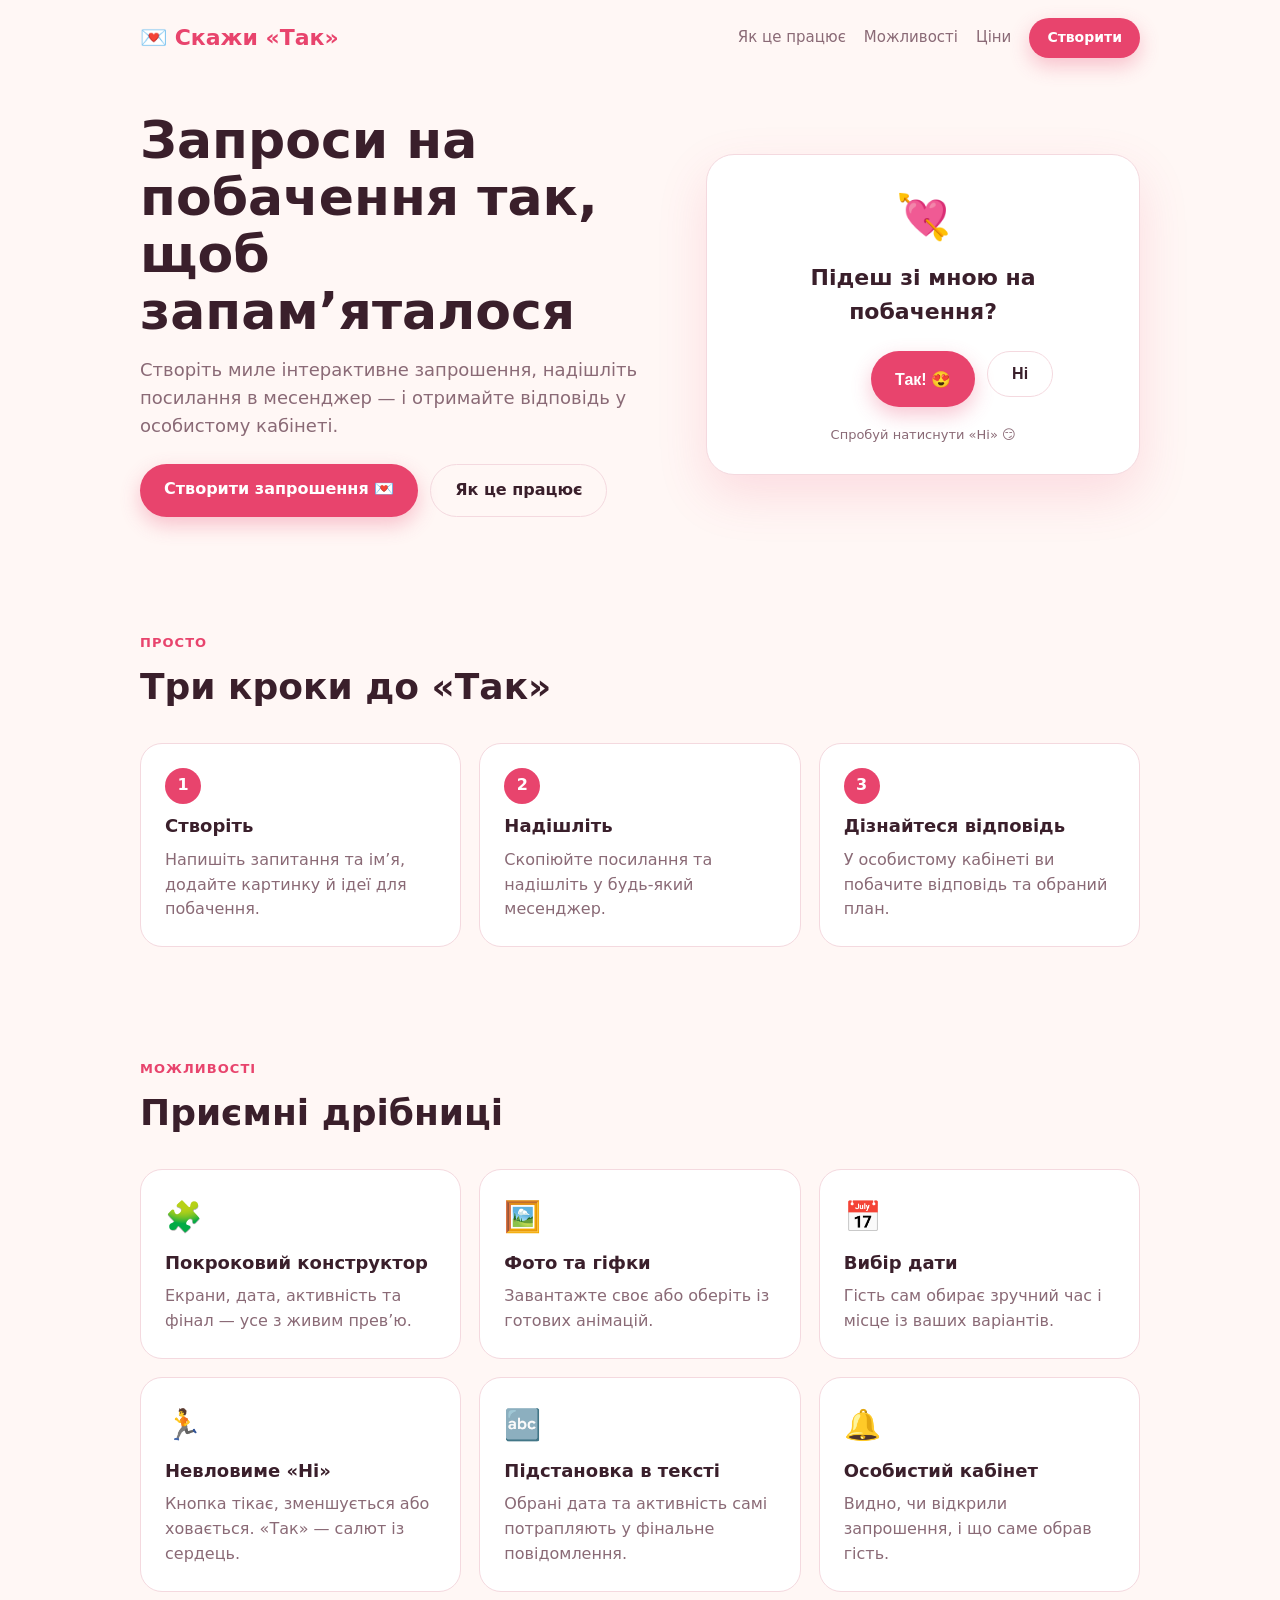
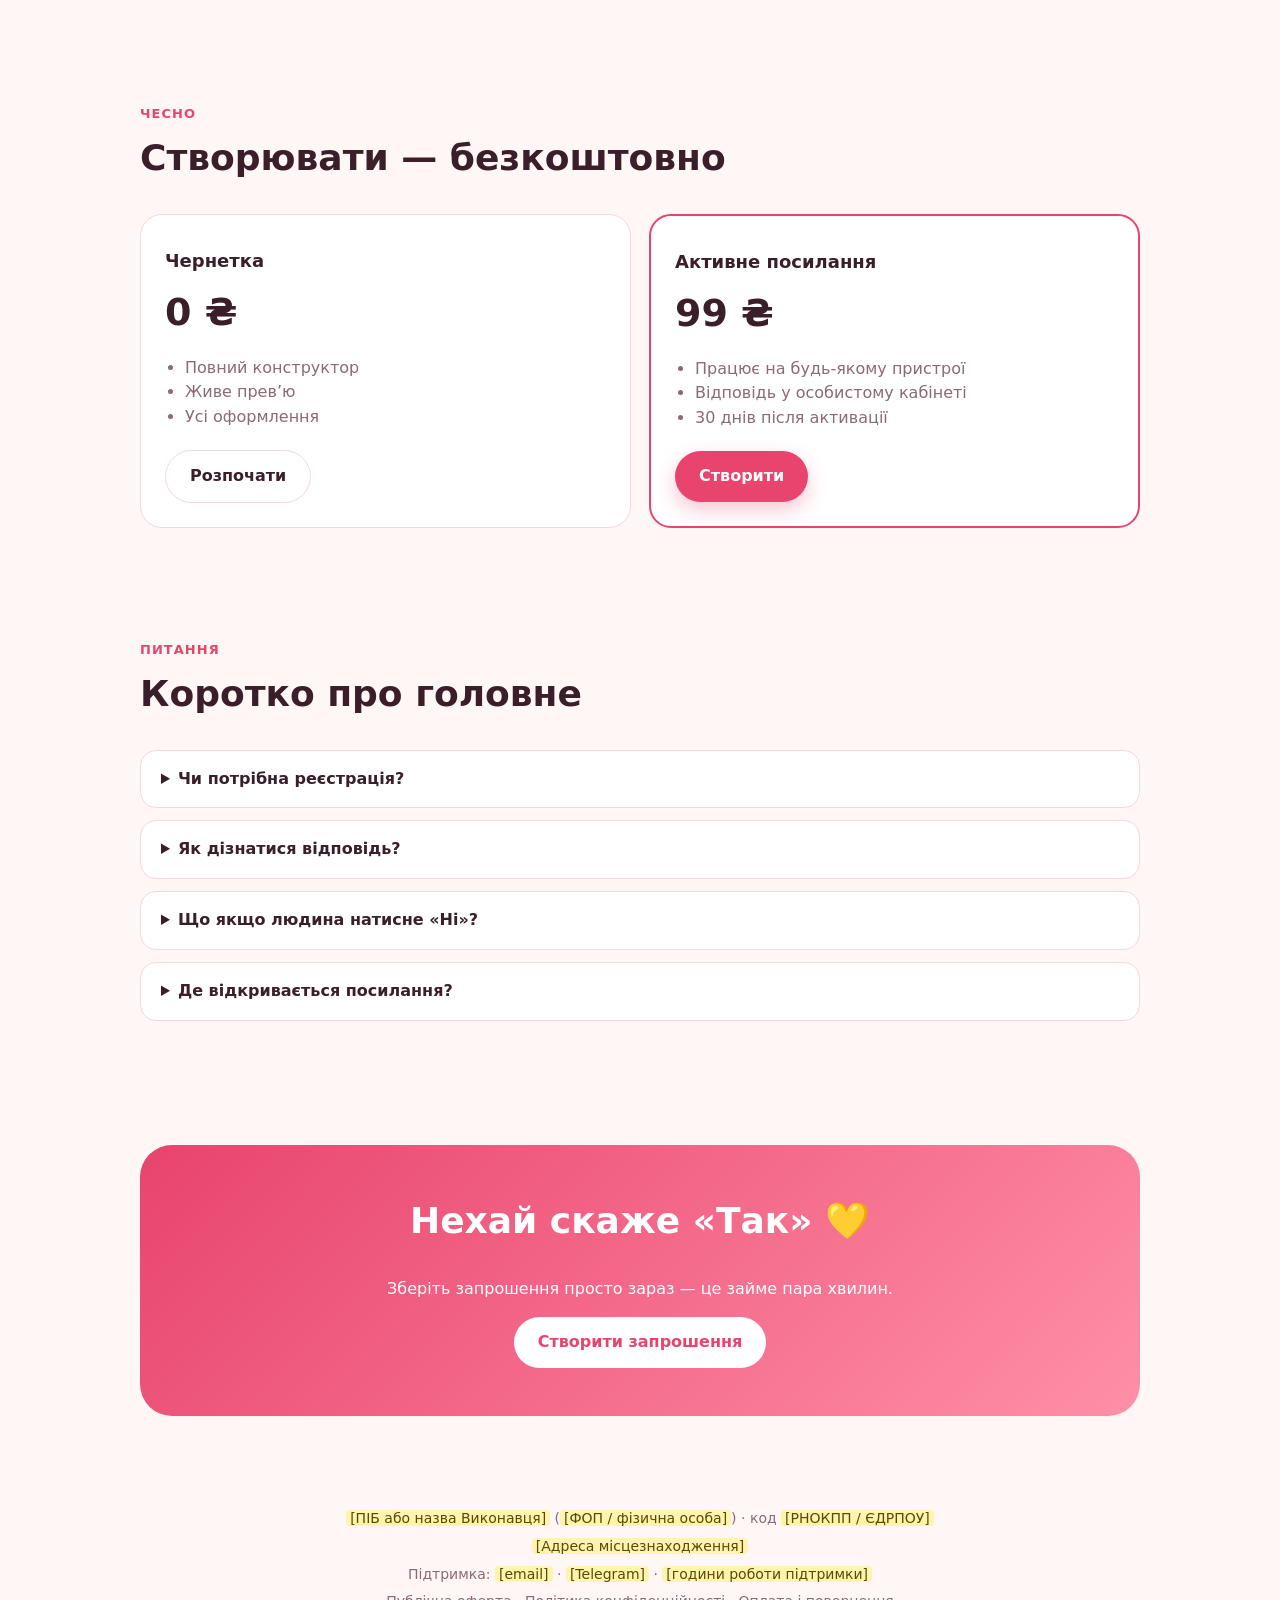
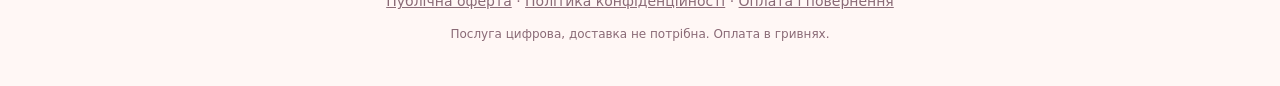
<file: index.html>
<!DOCTYPE html>
<html lang="uk">
<head>
<meta charset="utf-8">
<meta name="viewport" content="width=device-width, initial-scale=1, viewport-fit=cover">
<title>Скажи «Так» — інтерактивні запрошення на побачення</title>
<style>
:root{box-sizing:border-box;padding-top:env(safe-area-inset-top,0px);padding-bottom:env(safe-area-inset-bottom,0px);
--bg:#fff7f5;--card:#ffffff;--ink:#3a1f2b;--mute:#8a6a76;--pink:#e8446d;--pink2:#ff8fa8;--line:#f4d9df}
@media (prefers-color-scheme:dark){:root:not([data-theme="light"]){--bg:#1d1117;--card:#2a1a22;--ink:#fbe9ee;--mute:#c09aa8;--line:#442834}}
:root[data-theme="dark"]{--bg:#1d1117;--card:#2a1a22;--ink:#fbe9ee;--mute:#c09aa8;--line:#442834}
html{scroll-padding-top:env(safe-area-inset-top,0px);scroll-behavior:smooth}
*{box-sizing:border-box}
body{margin:0;background:var(--bg);color:var(--ink);font-family:system-ui,-apple-system,"Segoe UI",Roboto,sans-serif;line-height:1.55}
a{color:inherit;text-decoration:none}
.wrap{max-width:1040px;margin:0 auto;padding:0 20px}
header{display:flex;align-items:center;justify-content:space-between;padding:18px 0;gap:12px;flex-wrap:wrap}
.logo{font-weight:800;font-size:22px;color:var(--pink)}
nav{display:flex;gap:18px;align-items:center;font-size:15px;color:var(--mute);flex-wrap:wrap}
.btn{display:inline-block;background:var(--pink);color:#fff;padding:13px 24px;border-radius:999px;font-weight:700;border:0;cursor:pointer;font-size:16px;box-shadow:0 8px 20px rgba(232,68,109,.3)}
.btn.ghost{background:transparent;color:var(--ink);border:1.5px solid var(--line);box-shadow:none}
.hero{display:grid;grid-template-columns:1.1fr .9fr;gap:36px;align-items:center;padding:36px 0 60px}
h1{font-size:clamp(32px,5vw,52px);line-height:1.1;margin:0 0 16px}
.sub{color:var(--mute);font-size:18px;margin:0 0 24px}
.cta{display:flex;gap:12px;flex-wrap:wrap}
.demo{background:var(--card);border:1px solid var(--line);border-radius:28px;padding:28px;text-align:center;box-shadow:0 20px 50px rgba(232,68,109,.15);position:relative;min-height:280px;overflow:hidden}
.demo h3{margin:10px 0 22px;font-size:22px}
.demo .row{display:flex;gap:14px;justify-content:center;position:relative;height:56px}
#no{position:absolute;right:calc(50% - 130px);transition:all .25s}
.hint{color:var(--mute);font-size:13px;margin-top:18px}
.heart{position:absolute;font-size:22px;animation:fly 1.6s ease-out forwards;pointer-events:none}
@keyframes fly{to{transform:translateY(-220px);opacity:0}}
section{padding:56px 0}
.eyebrow{color:var(--pink);font-weight:700;text-transform:uppercase;letter-spacing:.08em;font-size:13px}
h2{font-size:clamp(26px,4vw,36px);margin:6px 0 28px}
.grid{display:grid;grid-template-columns:repeat(auto-fit,minmax(240px,1fr));gap:18px}
.card{background:var(--card);border:1px solid var(--line);border-radius:22px;padding:24px}
.card h4{margin:8px 0;font-size:18px}.card p{margin:0;color:var(--mute)}
.num{width:36px;height:36px;border-radius:50%;background:var(--pink);color:#fff;display:grid;place-items:center;font-weight:800}
.ico{font-size:30px}
.price{font-size:38px;font-weight:800}.price s{font-size:20px;color:var(--mute);font-weight:400;margin-left:8px}
.card ul{padding-left:20px;color:var(--mute);margin:14px 0 20px}
.pop{border:2px solid var(--pink)}
details{background:var(--card);border:1px solid var(--line);border-radius:16px;padding:16px 20px;margin-bottom:12px}
summary{font-weight:700;cursor:pointer}
details p{color:var(--mute);margin:10px 0 0}
.final{text-align:center;background:linear-gradient(135deg,var(--pink),var(--pink2));color:#fff;border-radius:32px;padding:48px 20px}
.final .btn{background:#fff;color:var(--pink);box-shadow:none}
footer{padding:36px 0;color:var(--mute);font-size:14px;text-align:center}
.site-foot p{margin:0 0 6px}.site-foot a{color:var(--mute);text-decoration:underline}.foot-note{font-size:12px;margin-top:12px!important}
.ph{background:#fff3b0;color:#5a4a00;padding:0 4px;border-radius:4px}
@media(max-width:760px){.hero{grid-template-columns:1fr}}
@media(max-width:560px){header{flex-wrap:nowrap}nav a:not(.btn){display:none}}
</style>
</head>
<body>
<div class="wrap">
<header><a class="logo" href="#">💌 Скажи «Так»</a>
<nav><a href="#how">Як це працює</a><a href="#features">Можливості</a><a href="#pricing">Ціни</a><a class="btn" href="editor.html" style="padding:9px 18px;font-size:14px">Створити</a></nav></header>

<div class="hero">
<div>
<h1>Запроси на побачення так, щоб запам’яталося</h1>
<p class="sub">Створіть миле інтерактивне запрошення, надішліть посилання в месенджер — і отримайте відповідь у особистому кабінеті.</p>
<div class="cta"><a class="btn" href="editor.html">Створити запрошення 💌</a><a class="btn ghost" href="#how">Як це працює</a></div>
</div>
<div class="demo" id="demo">
<div style="font-size:44px">💘</div>
<h3>Підеш зі мною на побачення?</h3>
<div class="row"><button class="btn" id="yes">Так! 😍</button><button class="btn ghost" id="no">Ні</button></div>
<div class="hint" id="hint">Спробуй натиснути «Ні» 😏</div>
</div>
</div>

<section id="how"><div class="eyebrow">Просто</div><h2>Три кроки до «Так»</h2>
<div class="grid">
<div class="card"><div class="num">1</div><h4>Створіть</h4><p>Напишіть запитання та ім’я, додайте картинку й ідеї для побачення.</p></div>
<div class="card"><div class="num">2</div><h4>Надішліть</h4><p>Скопіюйте посилання та надішліть у будь-який месенджер.</p></div>
<div class="card"><div class="num">3</div><h4>Дізнайтеся відповідь</h4><p>У особистому кабінеті ви побачите відповідь та обраний план.</p></div>
</div></section>

<section id="features"><div class="eyebrow">Можливості</div><h2>Приємні дрібниці</h2>
<div class="grid">
<div class="card"><div class="ico">🧩</div><h4>Покроковий конструктор</h4><p>Екрани, дата, активність та фінал — усе з живим прев’ю.</p></div>
<div class="card"><div class="ico">🖼️</div><h4>Фото та гіфки</h4><p>Завантажте своє або оберіть із готових анімацій.</p></div>
<div class="card"><div class="ico">📅</div><h4>Вибір дати</h4><p>Гість сам обирає зручний час і місце із ваших варіантів.</p></div>
<div class="card"><div class="ico">🏃</div><h4>Невловиме «Ні»</h4><p>Кнопка тікає, зменшується або ховається. «Так» — салют із сердець.</p></div>
<div class="card"><div class="ico">🔤</div><h4>Підстановка в тексті</h4><p>Обрані дата та активність самі потрапляють у фінальне повідомлення.</p></div>
<div class="card"><div class="ico">🔔</div><h4>Особистий кабінет</h4><p>Видно, чи відкрили запрошення, і що саме обрав гість.</p></div>
</div></section>

<section id="pricing"><div class="eyebrow">Чесно</div><h2>Створювати — безкоштовно</h2>
<div class="grid">
<div class="card"><h4>Чернетка</h4><div class="price">0 ₴</div><ul><li>Повний конструктор</li><li>Живе прев’ю</li><li>Усі оформлення</li></ul><a class="btn ghost" href="editor.html">Розпочати</a></div>
<div class="card pop"><h4>Активне посилання</h4><div class="price">99 ₴</div><ul><li>Працює на будь-якому пристрої</li><li>Відповідь у особистому кабінеті</li><li>30 днів після активації</li></ul><a class="btn" href="editor.html">Створити</a></div>
</div></section>

<section><div class="eyebrow">Питання</div><h2>Коротко про головне</h2>
<details><summary>Чи потрібна реєстрація?</summary><p>Ні. Ви отримуєте два посилання: для гостя та особисте для себе.</p></details>
<details><summary>Як дізнатися відповідь?</summary><p>Відкрийте особисте посилання — там видно, чи відкрили запрошення та що відповіли.</p></details>
<details><summary>Що якщо людина натисне «Ні»?</summary><p>Ви самі обираєте поведінку кнопки — справжнє «Ні» натиснути майже неможливо.</p></details>
<details><summary>Де відкривається посилання?</summary><p>У будь-якому браузері на телефоні чи комп’ютері, без встановлення додатків.</p></details>
</section>

<section id="cta"><div class="final" style="background:linear-gradient(135deg,var(--pink),var(--pink2));color:#fff;border-radius:32px;padding:48px 20px;text-align:center;"><h2 style="margin-top:0">Нехай скаже «Так» 💛</h2><p>Зберіть запрошення просто зараз — це займе пара хвилин.</p><a class="btn" href="editor.html" style="background:#fff;color:var(--pink);box-shadow:none">Створити запрошення</a></div></section>
<footer class="site-foot">
<p class="foot-seller"><span class="ph" data-cfg="sellerName">[ПІБ або назва Виконавця]</span> (<span class="ph" data-cfg="sellerStatus">[ФОП / фізична особа]</span>) · код <span class="ph" data-cfg="sellerId">[РНОКПП / ЄДРПОУ]</span></p>
<p><span class="ph" data-cfg="sellerAddress">[Адреса місцезнаходження]</span></p>
<p>Підтримка: <span class="ph" data-cfg="email">[email]</span> · <span class="ph" data-cfg="telegram">[Telegram]</span> · <span class="ph" data-cfg="supportHours">[години роботи підтримки]</span></p>
<p class="foot-links"><a href="offer.html">Публічна оферта</a> · <a href="privacy.html">Політика конфіденційності</a> · <a href="payment.html">Оплата і повернення</a></p>
<p class="foot-note">Послуга цифрова, доставка не потрібна. Оплата в гривнях.</p>
</footer>
</div>
<script src="site-config.js" defer></script>
<script>
(function(){
var no=document.getElementById('no'),yes=document.getElementById('yes'),demo=document.getElementById('demo'),hint=0,hint=document.getElementById('hint'),n=0;
function dodge(){n++;var w=demo.clientWidth-110,x=Math.random()*w-w/2,y=(Math.random()*140)-20;
no.style.right='auto';no.style.left='calc(50% + '+x+'px)';no.style.top=y+'px';
hint.textContent='Спроб натиснути «Ні»: '+n+' 😄';}
no.addEventListener('mouseenter',dodge);no.addEventListener('touchstart',function(e){e.preventDefault();dodge();});no.addEventListener('click',dodge);
yes.addEventListener('click',function(){hint.textContent='Ура! Вона (або він) сказав(ла) «Так» 🎉';
for(var i=0;i<18;i++){var h=document.createElement('span');h.className='heart';h.textContent='💖';
h.style.left=Math.random()*90+'%';h.style.bottom='10px';h.style.animationDelay=Math.random()*.5+'s';demo.appendChild(h);
(function(el){setTimeout(function(){el.remove();},2200);})(h);}});
})();
</script>
</body>
</html>
</file>
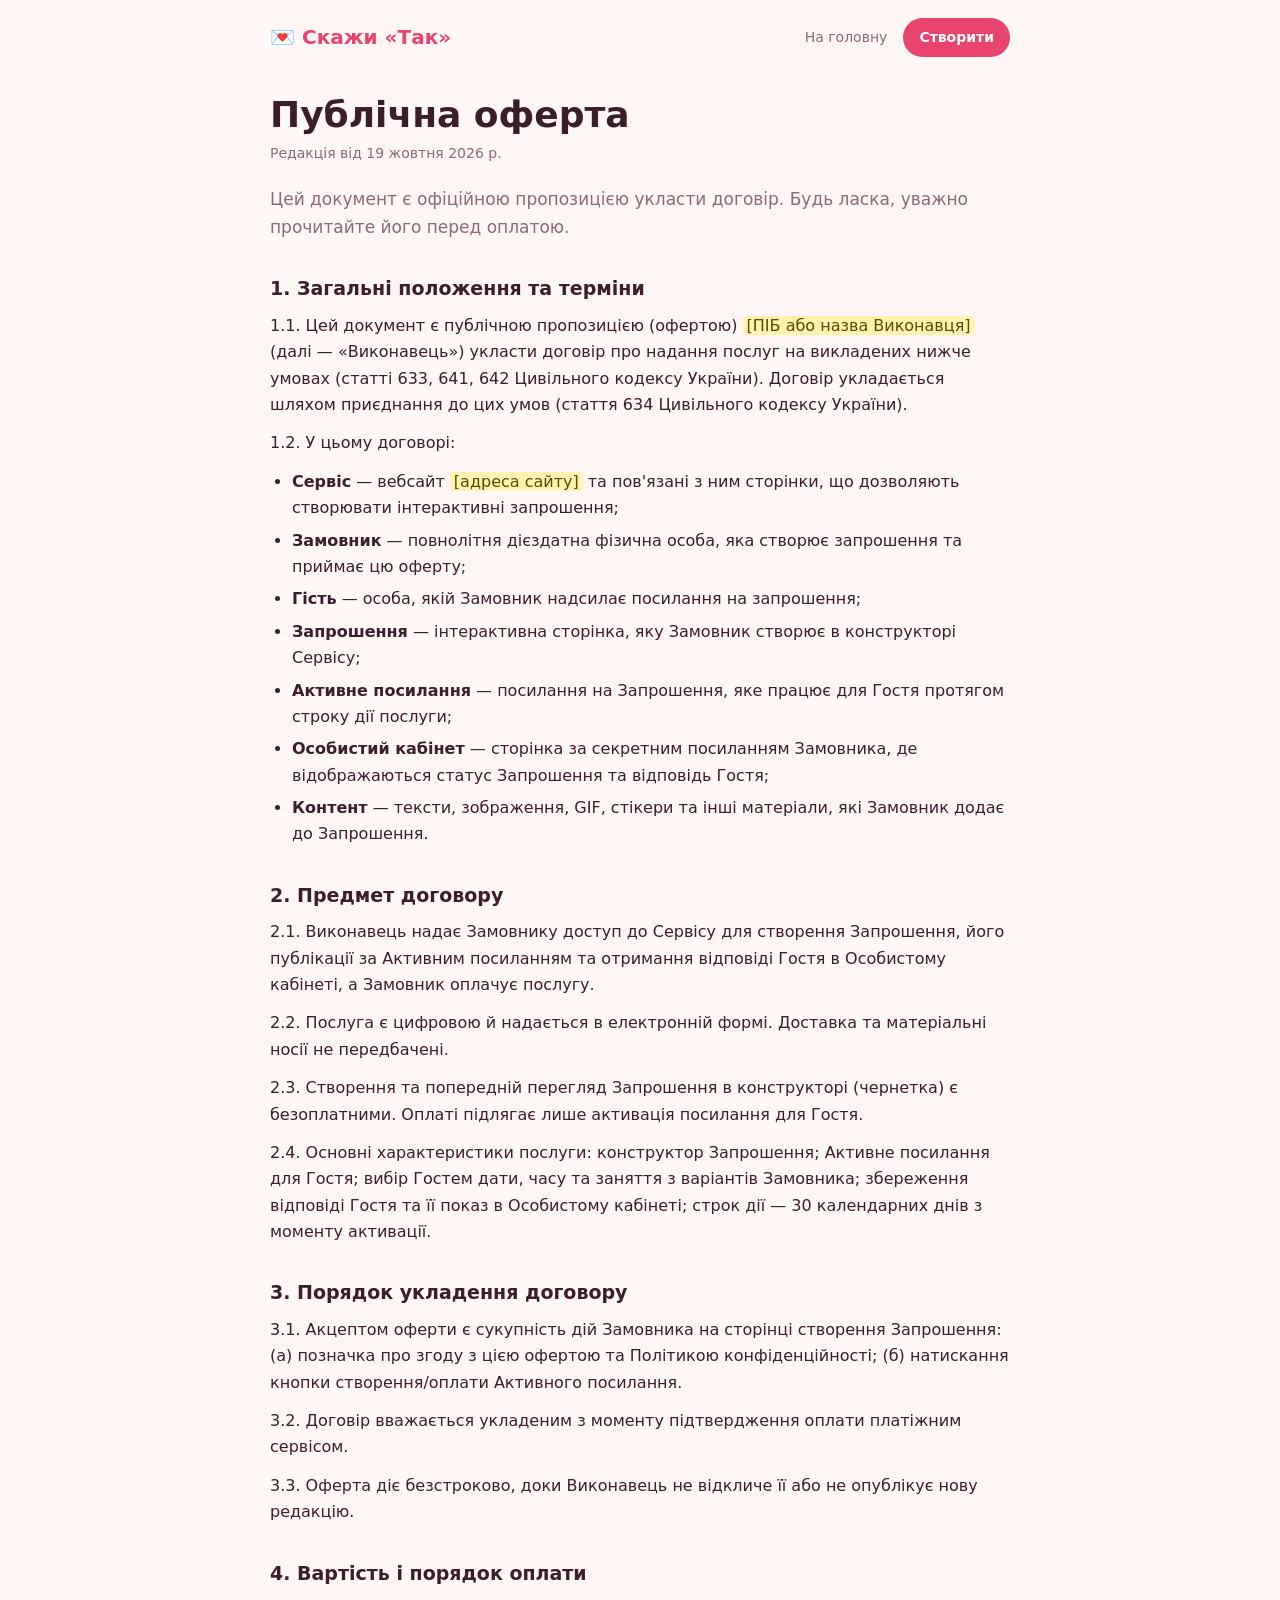
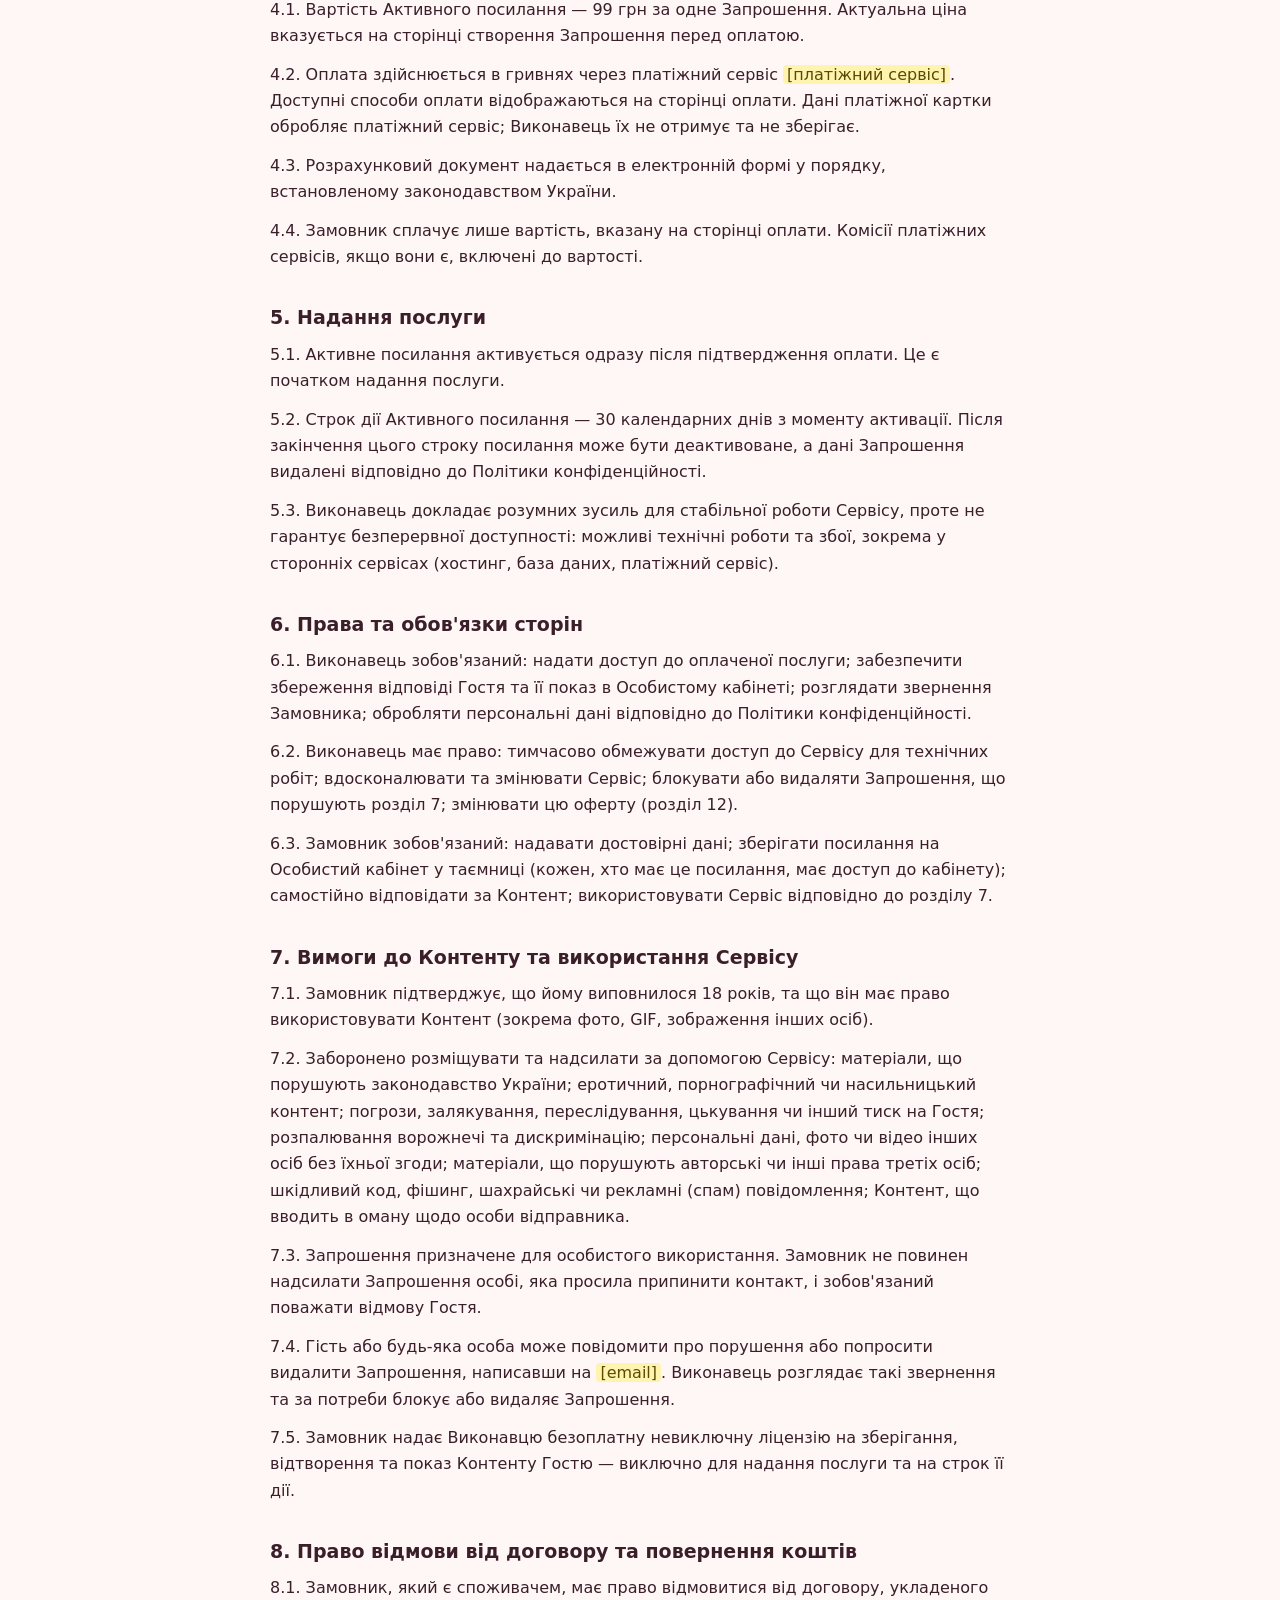
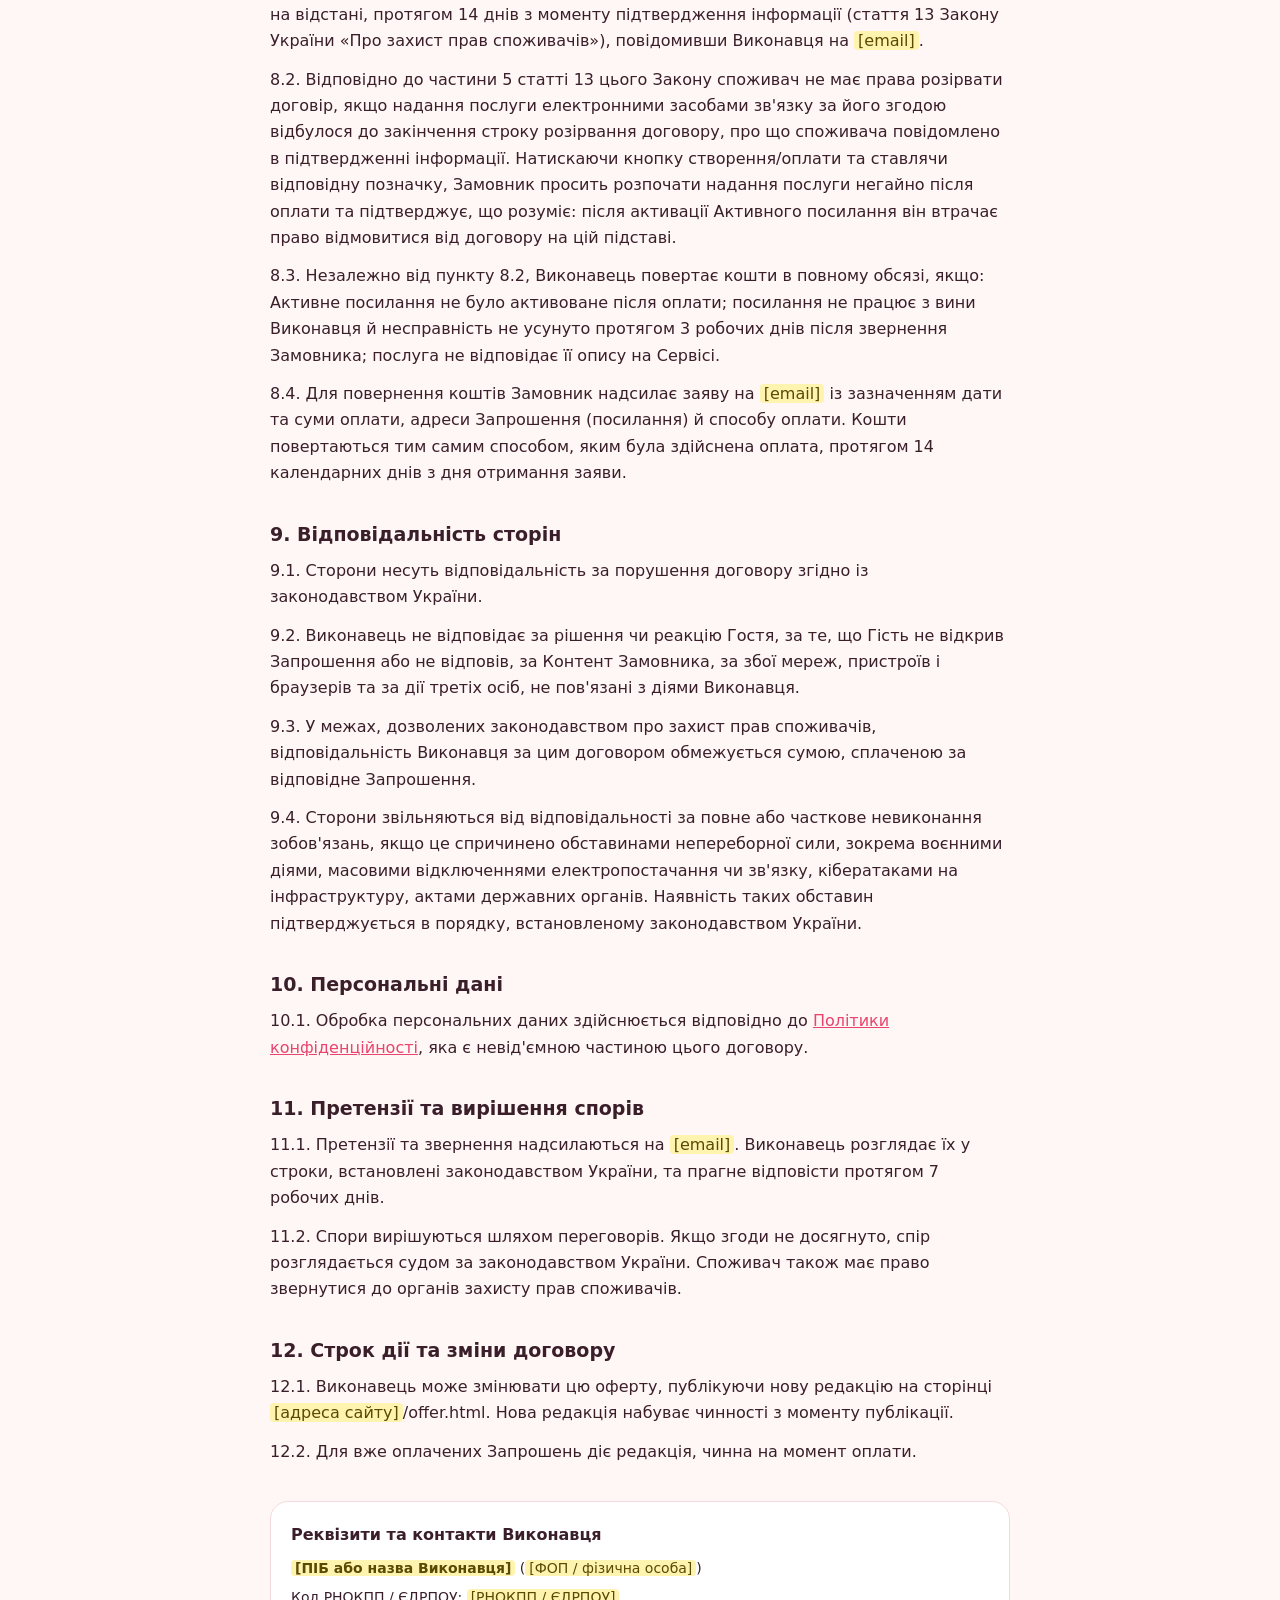
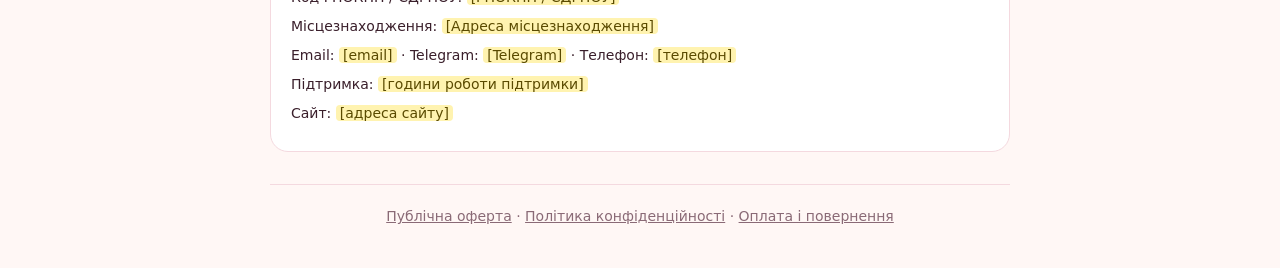
<file: offer.html>
<!DOCTYPE html>
<html lang="uk">
<head>
<meta charset="utf-8">
<meta name="viewport" content="width=device-width, initial-scale=1, viewport-fit=cover">
<title>Публічна оферта — Скажи «Так»</title>
<meta name="robots" content="index, follow">
<link rel="stylesheet" href="legal.css">
<script src="site-config.js" defer></script>
</head>
<body>
<div class="legal-wrap">
<header class="legal-head">
  <a class="logo" href="index.html">💌 <span data-cfg="brand">Скажи «Так»</span></a>
  <nav><a href="index.html">На головну</a><a href="editor.html" class="btn">Створити</a></nav>
</header>
<main>
<h1>Публічна оферта</h1>
<p class="edition">Редакція від 19 жовтня 2026 р.</p>

<p class="lead">Цей документ є офіційною пропозицією укласти договір. Будь ласка, уважно прочитайте його перед оплатою.</p>

<h2>1. Загальні положення та терміни</h2>
<p>1.1. Цей документ є публічною пропозицією (офертою) <span class="ph" data-cfg="sellerName">[ПІБ або назва Виконавця]</span> (далі — «Виконавець») укласти договір про надання послуг на викладених нижче умовах (статті 633, 641, 642 Цивільного кодексу України). Договір укладається шляхом приєднання до цих умов (стаття 634 Цивільного кодексу України).</p>
<p>1.2. У цьому договорі:</p>
<ul>
<li><b>Сервіс</b> — вебсайт <span class="ph" data-cfg="siteUrl">[адреса сайту]</span> та пов'язані з ним сторінки, що дозволяють створювати інтерактивні запрошення;</li>
<li><b>Замовник</b> — повнолітня дієздатна фізична особа, яка створює запрошення та приймає цю оферту;</li>
<li><b>Гість</b> — особа, якій Замовник надсилає посилання на запрошення;</li>
<li><b>Запрошення</b> — інтерактивна сторінка, яку Замовник створює в конструкторі Сервісу;</li>
<li><b>Активне посилання</b> — посилання на Запрошення, яке працює для Гостя протягом строку дії послуги;</li>
<li><b>Особистий кабінет</b> — сторінка за секретним посиланням Замовника, де відображаються статус Запрошення та відповідь Гостя;</li>
<li><b>Контент</b> — тексти, зображення, GIF, стікери та інші матеріали, які Замовник додає до Запрошення.</li>
</ul>

<h2>2. Предмет договору</h2>
<p>2.1. Виконавець надає Замовнику доступ до Сервісу для створення Запрошення, його публікації за Активним посиланням та отримання відповіді Гостя в Особистому кабінеті, а Замовник оплачує послугу.</p>
<p>2.2. Послуга є цифровою й надається в електронній формі. Доставка та матеріальні носії не передбачені.</p>
<p>2.3. Створення та попередній перегляд Запрошення в конструкторі (чернетка) є безоплатними. Оплаті підлягає лише активація посилання для Гостя.</p>
<p>2.4. Основні характеристики послуги: конструктор Запрошення; Активне посилання для Гостя; вибір Гостем дати, часу та заняття з варіантів Замовника; збереження відповіді Гостя та її показ в Особистому кабінеті; строк дії — <span data-cfg="activeDays">30</span> календарних днів з моменту активації.</p>

<h2>3. Порядок укладення договору</h2>
<p>3.1. Акцептом оферти є сукупність дій Замовника на сторінці створення Запрошення: (а) позначка про згоду з цією офертою та Політикою конфіденційності; (б) натискання кнопки створення/оплати Активного посилання.</p>
<p>3.2. Договір вважається укладеним з моменту підтвердження оплати платіжним сервісом.</p>
<p>3.3. Оферта діє безстроково, доки Виконавець не відкличе її або не опублікує нову редакцію.</p>

<h2>4. Вартість і порядок оплати</h2>
<p>4.1. Вартість Активного посилання — <span data-cfg="price">99 грн</span> за одне Запрошення. Актуальна ціна вказується на сторінці створення Запрошення перед оплатою.</p>
<p>4.2. Оплата здійснюється в гривнях через платіжний сервіс <span class="ph" data-cfg="paymentProvider">[платіжний сервіс]</span>. Доступні способи оплати відображаються на сторінці оплати. Дані платіжної картки обробляє платіжний сервіс; Виконавець їх не отримує та не зберігає.</p>
<p>4.3. Розрахунковий документ надається в електронній формі у порядку, встановленому законодавством України.</p>
<p>4.4. Замовник сплачує лише вартість, вказану на сторінці оплати. Комісії платіжних сервісів, якщо вони є, включені до вартості.</p>

<h2>5. Надання послуги</h2>
<p>5.1. Активне посилання активується одразу після підтвердження оплати. Це є початком надання послуги.</p>
<p>5.2. Строк дії Активного посилання — <span data-cfg="activeDays">30</span> календарних днів з моменту активації. Після закінчення цього строку посилання може бути деактивоване, а дані Запрошення видалені відповідно до Політики конфіденційності.</p>
<p>5.3. Виконавець докладає розумних зусиль для стабільної роботи Сервісу, проте не гарантує безперервної доступності: можливі технічні роботи та збої, зокрема у сторонніх сервісах (хостинг, база даних, платіжний сервіс).</p>

<h2>6. Права та обов'язки сторін</h2>
<p>6.1. Виконавець зобов'язаний: надати доступ до оплаченої послуги; забезпечити збереження відповіді Гостя та її показ в Особистому кабінеті; розглядати звернення Замовника; обробляти персональні дані відповідно до Політики конфіденційності.</p>
<p>6.2. Виконавець має право: тимчасово обмежувати доступ до Сервісу для технічних робіт; вдосконалювати та змінювати Сервіс; блокувати або видаляти Запрошення, що порушують розділ 7; змінювати цю оферту (розділ 12).</p>
<p>6.3. Замовник зобов'язаний: надавати достовірні дані; зберігати посилання на Особистий кабінет у таємниці (кожен, хто має це посилання, має доступ до кабінету); самостійно відповідати за Контент; використовувати Сервіс відповідно до розділу 7.</p>

<h2>7. Вимоги до Контенту та використання Сервісу</h2>
<p>7.1. Замовник підтверджує, що йому виповнилося 18 років, та що він має право використовувати Контент (зокрема фото, GIF, зображення інших осіб).</p>
<p>7.2. Заборонено розміщувати та надсилати за допомогою Сервісу: матеріали, що порушують законодавство України; еротичний, порнографічний чи насильницький контент; погрози, залякування, переслідування, цькування чи інший тиск на Гостя; розпалювання ворожнечі та дискримінацію; персональні дані, фото чи відео інших осіб без їхньої згоди; матеріали, що порушують авторські чи інші права третіх осіб; шкідливий код, фішинг, шахрайські чи рекламні (спам) повідомлення; Контент, що вводить в оману щодо особи відправника.</p>
<p>7.3. Запрошення призначене для особистого використання. Замовник не повинен надсилати Запрошення особі, яка просила припинити контакт, і зобов'язаний поважати відмову Гостя.</p>
<p>7.4. Гість або будь-яка особа може повідомити про порушення або попросити видалити Запрошення, написавши на <span class="ph" data-cfg="email">[email]</span>. Виконавець розглядає такі звернення та за потреби блокує або видаляє Запрошення.</p>
<p>7.5. Замовник надає Виконавцю безоплатну невиключну ліцензію на зберігання, відтворення та показ Контенту Гостю — виключно для надання послуги та на строк її дії.</p>

<h2>8. Право відмови від договору та повернення коштів</h2>
<p>8.1. Замовник, який є споживачем, має право відмовитися від договору, укладеного на відстані, протягом 14 днів з моменту підтвердження інформації (стаття 13 Закону України «Про захист прав споживачів»), повідомивши Виконавця на <span class="ph" data-cfg="email">[email]</span>.</p>
<p>8.2. Відповідно до частини 5 статті 13 цього Закону споживач не має права розірвати договір, якщо надання послуги електронними засобами зв'язку за його згодою відбулося до закінчення строку розірвання договору, про що споживача повідомлено в підтвердженні інформації. Натискаючи кнопку створення/оплати та ставлячи відповідну позначку, Замовник просить розпочати надання послуги негайно після оплати та підтверджує, що розуміє: після активації Активного посилання він втрачає право відмовитися від договору на цій підставі.</p>
<p>8.3. Незалежно від пункту 8.2, Виконавець повертає кошти в повному обсязі, якщо: Активне посилання не було активоване після оплати; посилання не працює з вини Виконавця й несправність не усунуто протягом 3 робочих днів після звернення Замовника; послуга не відповідає її опису на Сервісі.</p>
<p>8.4. Для повернення коштів Замовник надсилає заяву на <span class="ph" data-cfg="email">[email]</span> із зазначенням дати та суми оплати, адреси Запрошення (посилання) й способу оплати. Кошти повертаються тим самим способом, яким була здійснена оплата, протягом <span data-cfg="refundDays">14</span> календарних днів з дня отримання заяви.</p>

<h2>9. Відповідальність сторін</h2>
<p>9.1. Сторони несуть відповідальність за порушення договору згідно із законодавством України.</p>
<p>9.2. Виконавець не відповідає за рішення чи реакцію Гостя, за те, що Гість не відкрив Запрошення або не відповів, за Контент Замовника, за збої мереж, пристроїв і браузерів та за дії третіх осіб, не пов'язані з діями Виконавця.</p>
<p>9.3. У межах, дозволених законодавством про захист прав споживачів, відповідальність Виконавця за цим договором обмежується сумою, сплаченою за відповідне Запрошення.</p>
<p>9.4. Сторони звільняються від відповідальності за повне або часткове невиконання зобов'язань, якщо це спричинено обставинами непереборної сили, зокрема воєнними діями, масовими відключеннями електропостачання чи зв'язку, кібератаками на інфраструктуру, актами державних органів. Наявність таких обставин підтверджується в порядку, встановленому законодавством України.</p>

<h2>10. Персональні дані</h2>
<p>10.1. Обробка персональних даних здійснюється відповідно до <a href="privacy.html">Політики конфіденційності</a>, яка є невід'ємною частиною цього договору.</p>

<h2>11. Претензії та вирішення спорів</h2>
<p>11.1. Претензії та звернення надсилаються на <span class="ph" data-cfg="email">[email]</span>. Виконавець розглядає їх у строки, встановлені законодавством України, та прагне відповісти протягом 7 робочих днів.</p>
<p>11.2. Спори вирішуються шляхом переговорів. Якщо згоди не досягнуто, спір розглядається судом за законодавством України. Споживач також має право звернутися до органів захисту прав споживачів.</p>

<h2>12. Строк дії та зміни договору</h2>
<p>12.1. Виконавець може змінювати цю оферту, публікуючи нову редакцію на сторінці <span class="ph" data-cfg="siteUrl">[адреса сайту]</span>/offer.html. Нова редакція набуває чинності з моменту публікації.</p>
<p>12.2. Для вже оплачених Запрошень діє редакція, чинна на момент оплати.</p>


<div class="seller">
  <h3>Реквізити та контакти Виконавця</h3>
  <p><b><span class="ph" data-cfg="sellerName">[ПІБ або назва Виконавця]</span></b> (<span class="ph" data-cfg="sellerStatus">[ФОП / фізична особа]</span>)</p>
  <p>Код РНОКПП / ЄДРПОУ: <span class="ph" data-cfg="sellerId">[РНОКПП / ЄДРПОУ]</span></p>
  <p>Місцезнаходження: <span class="ph" data-cfg="sellerAddress">[Адреса місцезнаходження]</span></p>
  <p>Email: <span class="ph" data-cfg="email">[email]</span> · Telegram: <span class="ph" data-cfg="telegram">[Telegram]</span> · Телефон: <span class="ph" data-cfg="phone">[телефон]</span></p>
  <p>Підтримка: <span class="ph" data-cfg="supportHours">[години роботи підтримки]</span></p>
  <p>Сайт: <span class="ph" data-cfg="siteUrl">[адреса сайту]</span></p>
</div>
</main>
<footer class="legal-foot">
  <a href="offer.html">Публічна оферта</a> · <a href="privacy.html">Політика конфіденційності</a> · <a href="payment.html">Оплата і повернення</a>
</footer>
</div>
</body>
</html>
</file>
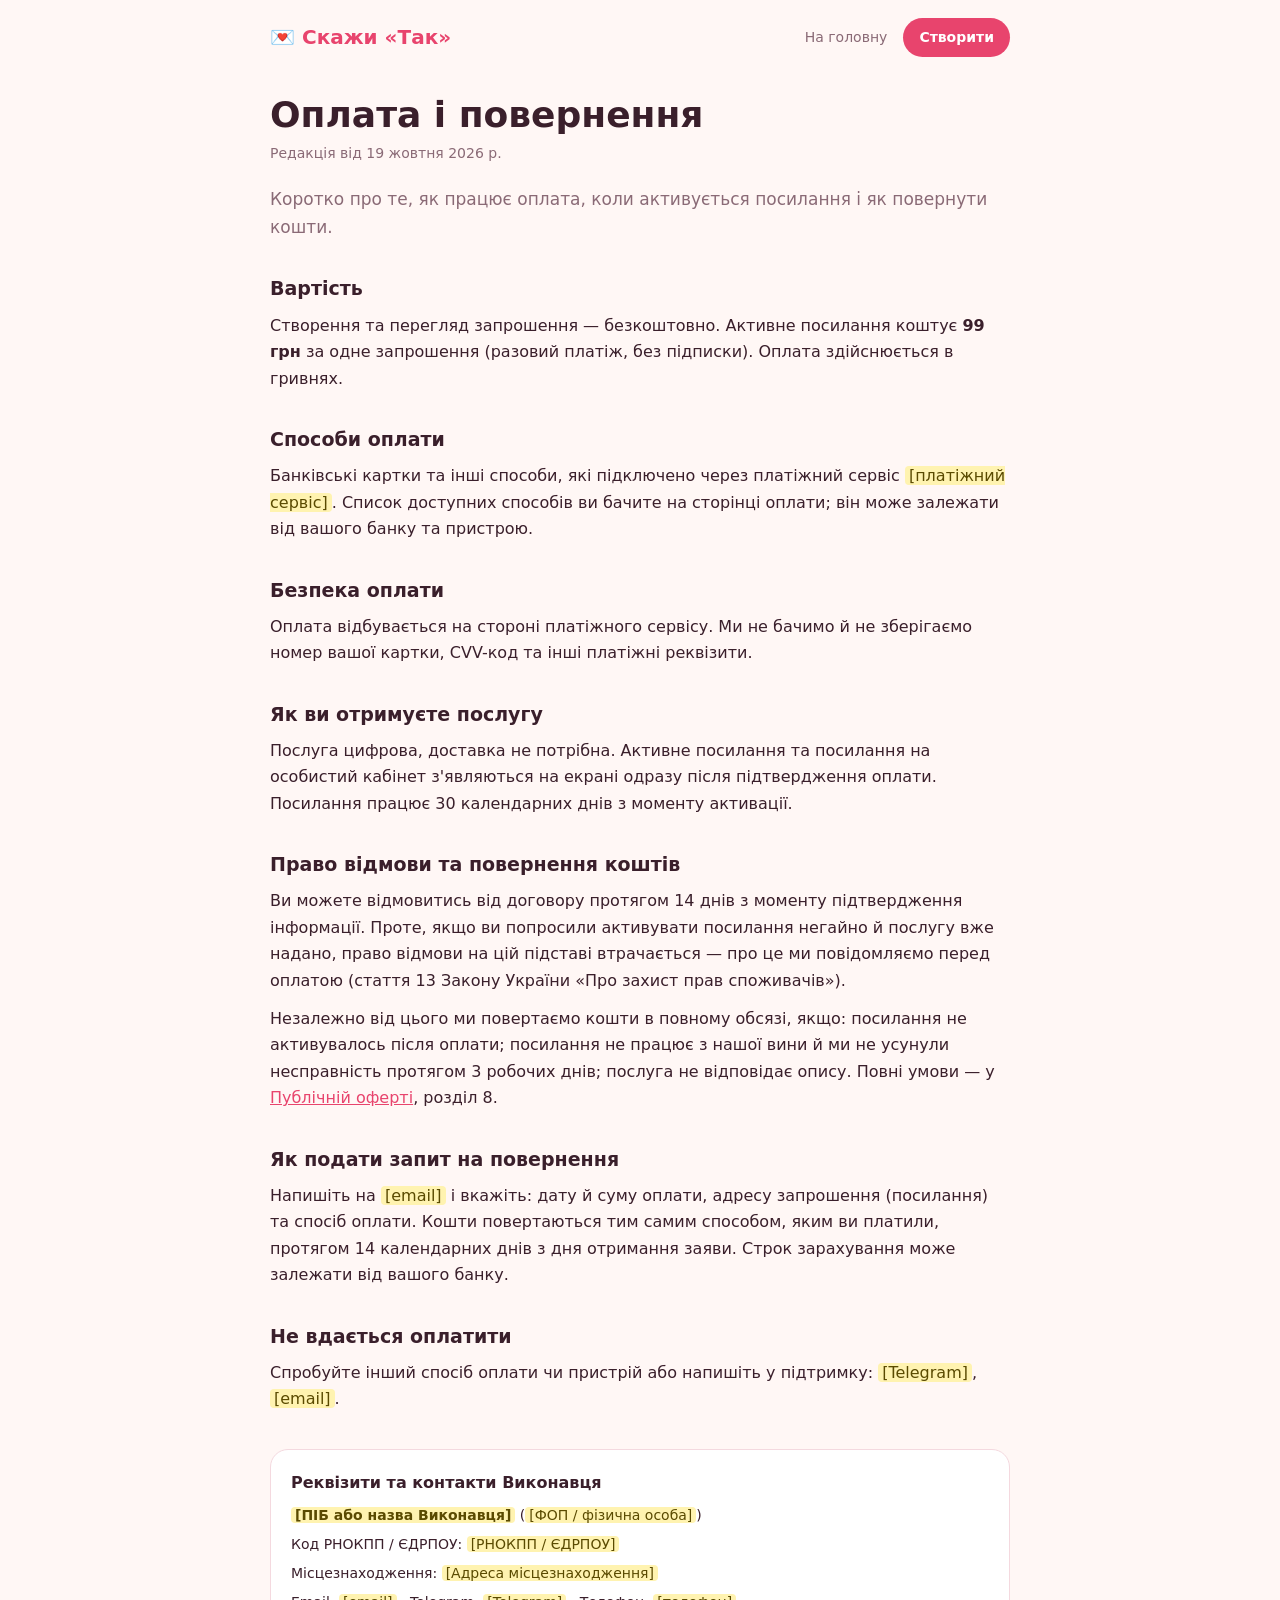
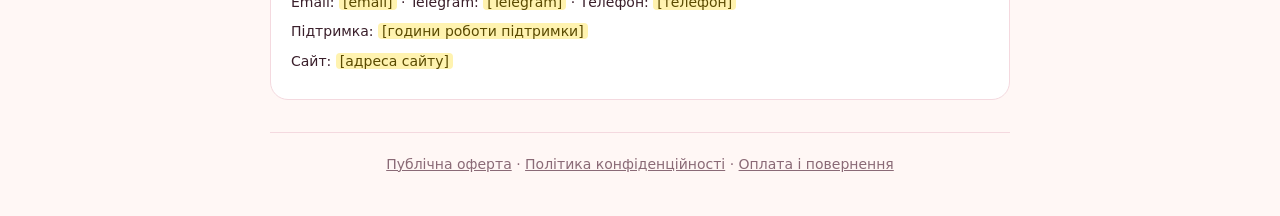
<file: payment.html>
<!DOCTYPE html>
<html lang="uk">
<head>
<meta charset="utf-8">
<meta name="viewport" content="width=device-width, initial-scale=1, viewport-fit=cover">
<title>Оплата і повернення — Скажи «Так»</title>
<meta name="robots" content="index, follow">
<link rel="stylesheet" href="legal.css">
<script src="site-config.js" defer></script>
</head>
<body>
<div class="legal-wrap">
<header class="legal-head">
  <a class="logo" href="index.html">💌 <span data-cfg="brand">Скажи «Так»</span></a>
  <nav><a href="index.html">На головну</a><a href="editor.html" class="btn">Створити</a></nav>
</header>
<main>
<h1>Оплата і повернення</h1>
<p class="edition">Редакція від 19 жовтня 2026 р.</p>

<p class="lead">Коротко про те, як працює оплата, коли активується посилання і як повернути кошти.</p>

<h2>Вартість</h2>
<p>Створення та перегляд запрошення — безкоштовно. Активне посилання коштує <b><span data-cfg="price">99 грн</span></b> за одне запрошення (разовий платіж, без підписки). Оплата здійснюється в гривнях.</p>

<h2>Способи оплати</h2>
<p>Банківські картки та інші способи, які підключено через платіжний сервіс <span class="ph" data-cfg="paymentProvider">[платіжний сервіс]</span>. Список доступних способів ви бачите на сторінці оплати; він може залежати від вашого банку та пристрою.</p>

<h2>Безпека оплати</h2>
<p>Оплата відбувається на стороні платіжного сервісу. Ми не бачимо й не зберігаємо номер вашої картки, CVV-код та інші платіжні реквізити.</p>

<h2>Як ви отримуєте послугу</h2>
<p>Послуга цифрова, доставка не потрібна. Активне посилання та посилання на особистий кабінет з'являються на екрані одразу після підтвердження оплати. Посилання працює <span data-cfg="activeDays">30</span> календарних днів з моменту активації.</p>

<h2>Право відмови та повернення коштів</h2>
<p>Ви можете відмовитись від договору протягом 14 днів з моменту підтвердження інформації. Проте, якщо ви попросили активувати посилання негайно й послугу вже надано, право відмови на цій підставі втрачається — про це ми повідомляємо перед оплатою (стаття 13 Закону України «Про захист прав споживачів»).</p>
<p>Незалежно від цього ми повертаємо кошти в повному обсязі, якщо: посилання не активувалось після оплати; посилання не працює з нашої вини й ми не усунули несправність протягом 3 робочих днів; послуга не відповідає опису. Повні умови — у <a href="offer.html">Публічній оферті</a>, розділ 8.</p>

<h2>Як подати запит на повернення</h2>
<p>Напишіть на <span class="ph" data-cfg="email">[email]</span> і вкажіть: дату й суму оплати, адресу запрошення (посилання) та спосіб оплати. Кошти повертаються тим самим способом, яким ви платили, протягом <span data-cfg="refundDays">14</span> календарних днів з дня отримання заяви. Строк зарахування може залежати від вашого банку.</p>

<h2>Не вдається оплатити</h2>
<p>Спробуйте інший спосіб оплати чи пристрій або напишіть у підтримку: <span class="ph" data-cfg="telegram">[Telegram]</span>, <span class="ph" data-cfg="email">[email]</span>.</p>


<div class="seller">
  <h3>Реквізити та контакти Виконавця</h3>
  <p><b><span class="ph" data-cfg="sellerName">[ПІБ або назва Виконавця]</span></b> (<span class="ph" data-cfg="sellerStatus">[ФОП / фізична особа]</span>)</p>
  <p>Код РНОКПП / ЄДРПОУ: <span class="ph" data-cfg="sellerId">[РНОКПП / ЄДРПОУ]</span></p>
  <p>Місцезнаходження: <span class="ph" data-cfg="sellerAddress">[Адреса місцезнаходження]</span></p>
  <p>Email: <span class="ph" data-cfg="email">[email]</span> · Telegram: <span class="ph" data-cfg="telegram">[Telegram]</span> · Телефон: <span class="ph" data-cfg="phone">[телефон]</span></p>
  <p>Підтримка: <span class="ph" data-cfg="supportHours">[години роботи підтримки]</span></p>
  <p>Сайт: <span class="ph" data-cfg="siteUrl">[адреса сайту]</span></p>
</div>
</main>
<footer class="legal-foot">
  <a href="offer.html">Публічна оферта</a> · <a href="privacy.html">Політика конфіденційності</a> · <a href="payment.html">Оплата і повернення</a>
</footer>
</div>
</body>
</html>
</file>
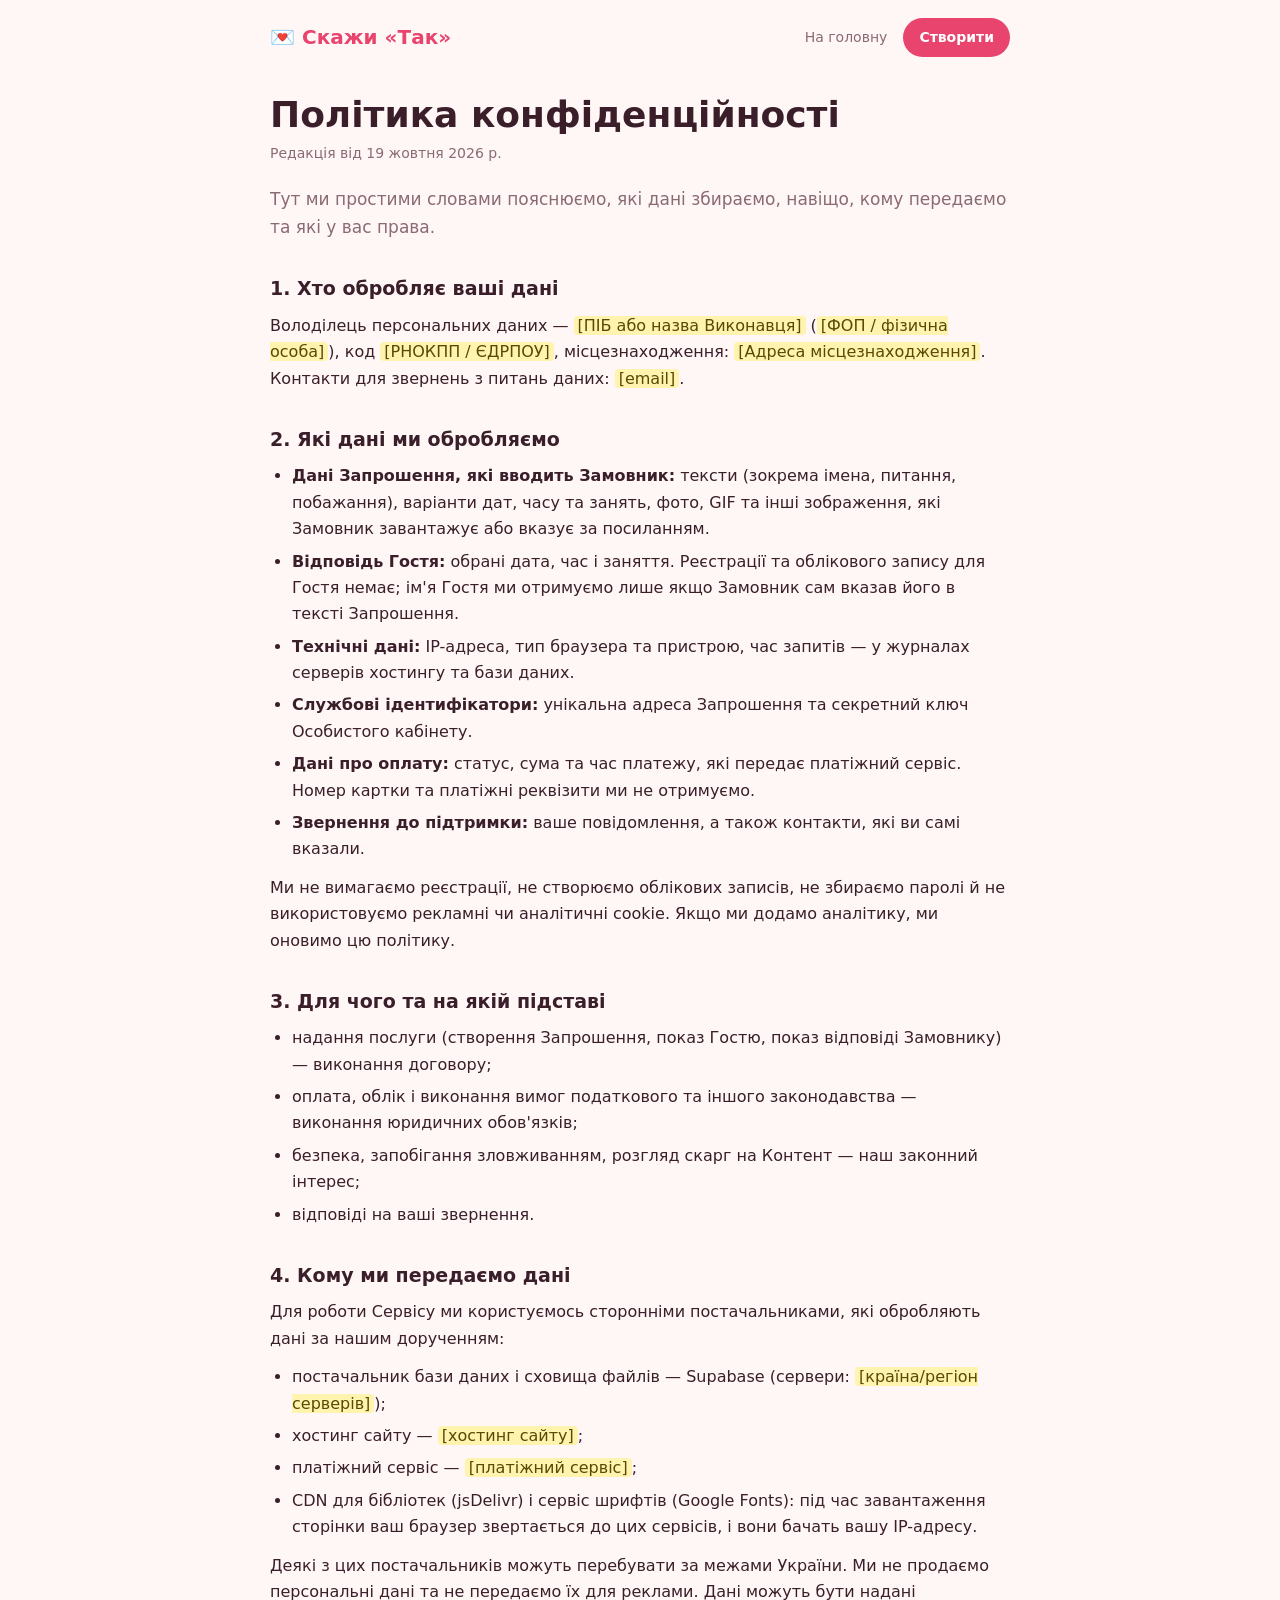
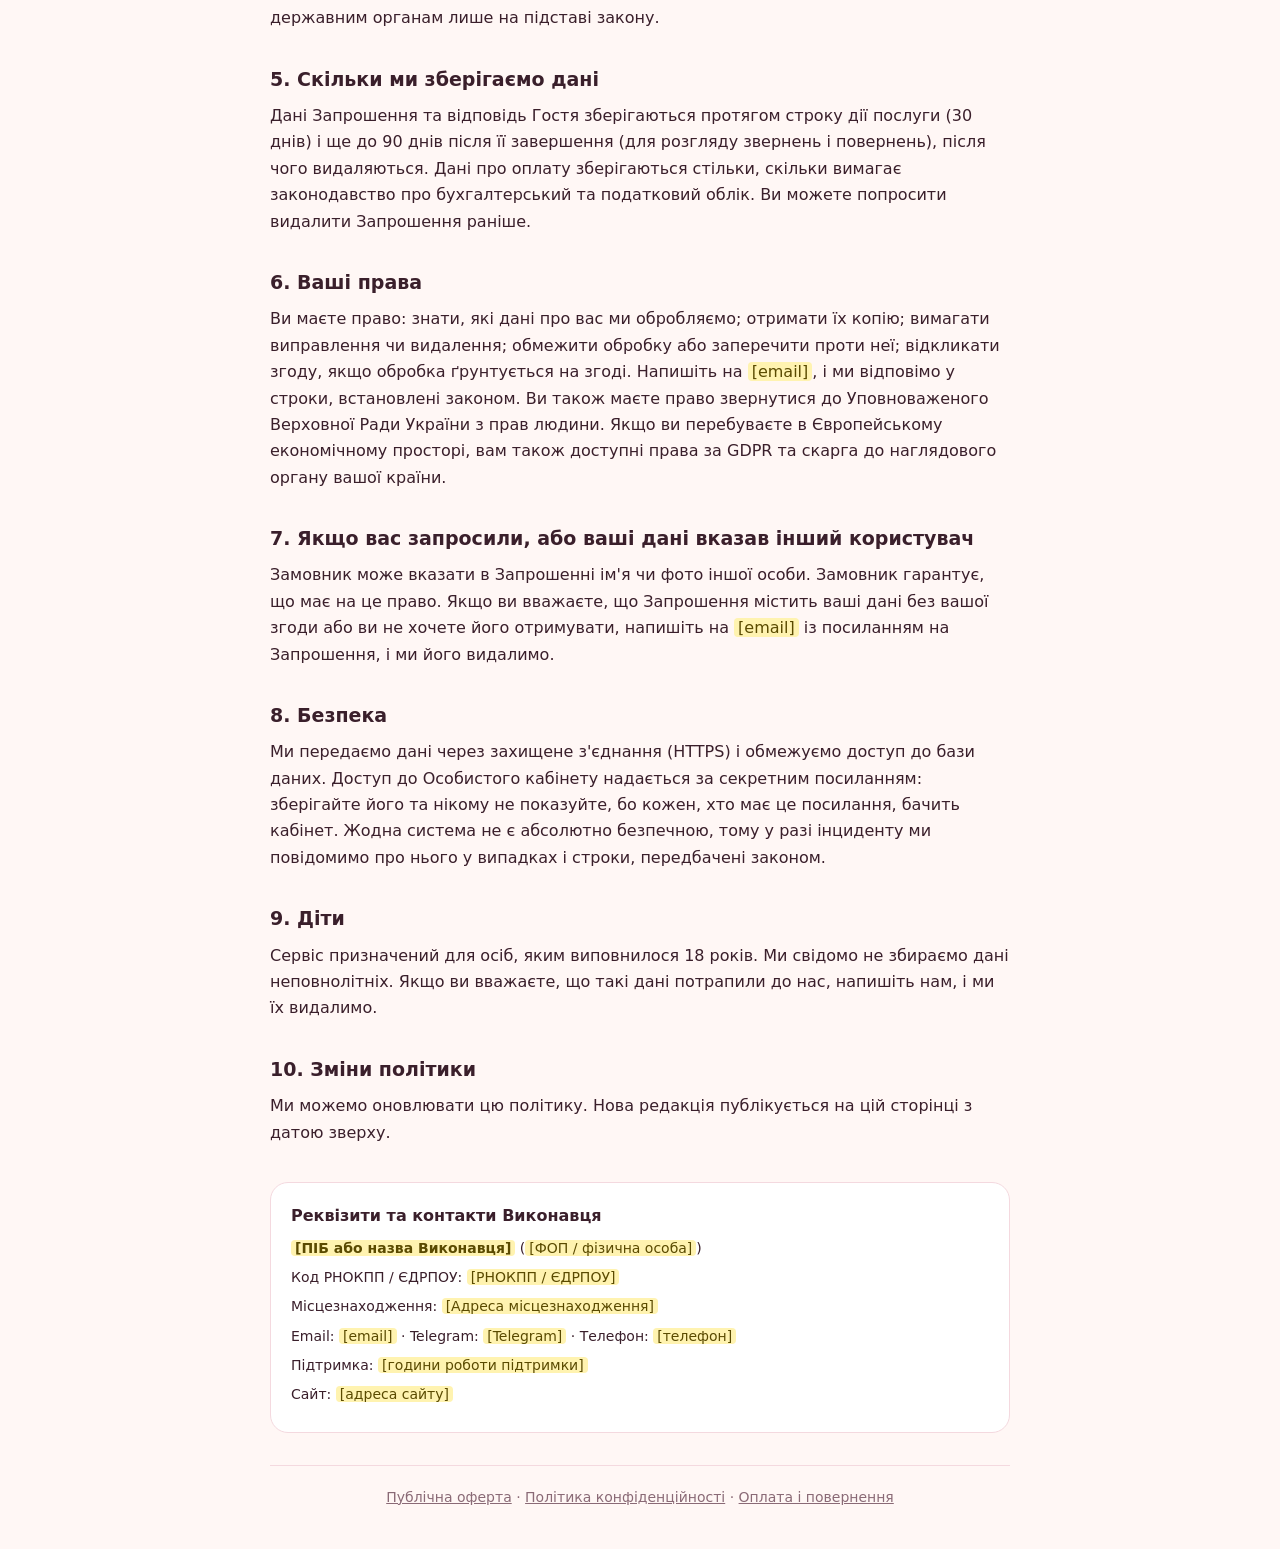
<file: privacy.html>
<!DOCTYPE html>
<html lang="uk">
<head>
<meta charset="utf-8">
<meta name="viewport" content="width=device-width, initial-scale=1, viewport-fit=cover">
<title>Політика конфіденційності — Скажи «Так»</title>
<meta name="robots" content="index, follow">
<link rel="stylesheet" href="legal.css">
<script src="site-config.js" defer></script>
</head>
<body>
<div class="legal-wrap">
<header class="legal-head">
  <a class="logo" href="index.html">💌 <span data-cfg="brand">Скажи «Так»</span></a>
  <nav><a href="index.html">На головну</a><a href="editor.html" class="btn">Створити</a></nav>
</header>
<main>
<h1>Політика конфіденційності</h1>
<p class="edition">Редакція від 19 жовтня 2026 р.</p>

<p class="lead">Тут ми простими словами пояснюємо, які дані збираємо, навіщо, кому передаємо та які у вас права.</p>

<h2>1. Хто обробляє ваші дані</h2>
<p>Володілець персональних даних — <span class="ph" data-cfg="sellerName">[ПІБ або назва Виконавця]</span> (<span class="ph" data-cfg="sellerStatus">[ФОП / фізична особа]</span>), код <span class="ph" data-cfg="sellerId">[РНОКПП / ЄДРПОУ]</span>, місцезнаходження: <span class="ph" data-cfg="sellerAddress">[Адреса місцезнаходження]</span>. Контакти для звернень з питань даних: <span class="ph" data-cfg="email">[email]</span>.</p>

<h2>2. Які дані ми обробляємо</h2>
<ul>
<li><b>Дані Запрошення, які вводить Замовник:</b> тексти (зокрема імена, питання, побажання), варіанти дат, часу та занять, фото, GIF та інші зображення, які Замовник завантажує або вказує за посиланням.</li>
<li><b>Відповідь Гостя:</b> обрані дата, час і заняття. Реєстрації та облікового запису для Гостя немає; ім'я Гостя ми отримуємо лише якщо Замовник сам вказав його в тексті Запрошення.</li>
<li><b>Технічні дані:</b> IP-адреса, тип браузера та пристрою, час запитів — у журналах серверів хостингу та бази даних.</li>
<li><b>Службові ідентифікатори:</b> унікальна адреса Запрошення та секретний ключ Особистого кабінету.</li>
<li><b>Дані про оплату:</b> статус, сума та час платежу, які передає платіжний сервіс. Номер картки та платіжні реквізити ми не отримуємо.</li>
<li><b>Звернення до підтримки:</b> ваше повідомлення, а також контакти, які ви самі вказали.</li>
</ul>
<p>Ми не вимагаємо реєстрації, не створюємо облікових записів, не збираємо паролі й не використовуємо рекламні чи аналітичні cookie. Якщо ми додамо аналітику, ми оновимо цю політику.</p>

<h2>3. Для чого та на якій підставі</h2>
<ul>
<li>надання послуги (створення Запрошення, показ Гостю, показ відповіді Замовнику) — виконання договору;</li>
<li>оплата, облік і виконання вимог податкового та іншого законодавства — виконання юридичних обов'язків;</li>
<li>безпека, запобігання зловживанням, розгляд скарг на Контент — наш законний інтерес;</li>
<li>відповіді на ваші звернення.</li>
</ul>

<h2>4. Кому ми передаємо дані</h2>
<p>Для роботи Сервісу ми користуємось сторонніми постачальниками, які обробляють дані за нашим дорученням:</p>
<ul>
<li>постачальник бази даних і сховища файлів — Supabase (сервери: <span class="ph" data-cfg="dataRegion">[країна/регіон серверів]</span>);</li>
<li>хостинг сайту — <span class="ph" data-cfg="hosting">[хостинг сайту]</span>;</li>
<li>платіжний сервіс — <span class="ph" data-cfg="paymentProvider">[платіжний сервіс]</span>;</li>
<li>CDN для бібліотек (jsDelivr) і сервіс шрифтів (Google Fonts): під час завантаження сторінки ваш браузер звертається до цих сервісів, і вони бачать вашу IP-адресу.</li>
</ul>
<p>Деякі з цих постачальників можуть перебувати за межами України. Ми не продаємо персональні дані та не передаємо їх для реклами. Дані можуть бути надані державним органам лише на підставі закону.</p>

<h2>5. Скільки ми зберігаємо дані</h2>
<p>Дані Запрошення та відповідь Гостя зберігаються протягом строку дії послуги (<span data-cfg="activeDays">30</span> днів) і ще до <span data-cfg="retentionDays">90</span> днів після її завершення (для розгляду звернень і повернень), після чого видаляються. Дані про оплату зберігаються стільки, скільки вимагає законодавство про бухгалтерський та податковий облік. Ви можете попросити видалити Запрошення раніше.</p>

<h2>6. Ваші права</h2>
<p>Ви маєте право: знати, які дані про вас ми обробляємо; отримати їх копію; вимагати виправлення чи видалення; обмежити обробку або заперечити проти неї; відкликати згоду, якщо обробка ґрунтується на згоді. Напишіть на <span class="ph" data-cfg="email">[email]</span>, і ми відповімо у строки, встановлені законом. Ви також маєте право звернутися до Уповноваженого Верховної Ради України з прав людини. Якщо ви перебуваєте в Європейському економічному просторі, вам також доступні права за GDPR та скарга до наглядового органу вашої країни.</p>

<h2>7. Якщо вас запросили, або ваші дані вказав інший користувач</h2>
<p>Замовник може вказати в Запрошенні ім'я чи фото іншої особи. Замовник гарантує, що має на це право. Якщо ви вважаєте, що Запрошення містить ваші дані без вашої згоди або ви не хочете його отримувати, напишіть на <span class="ph" data-cfg="email">[email]</span> із посиланням на Запрошення, і ми його видалимо.</p>

<h2>8. Безпека</h2>
<p>Ми передаємо дані через захищене з'єднання (HTTPS) і обмежуємо доступ до бази даних. Доступ до Особистого кабінету надається за секретним посиланням: зберігайте його та нікому не показуйте, бо кожен, хто має це посилання, бачить кабінет. Жодна система не є абсолютно безпечною, тому у разі інциденту ми повідомимо про нього у випадках і строки, передбачені законом.</p>

<h2>9. Діти</h2>
<p>Сервіс призначений для осіб, яким виповнилося 18 років. Ми свідомо не збираємо дані неповнолітніх. Якщо ви вважаєте, що такі дані потрапили до нас, напишіть нам, і ми їх видалимо.</p>

<h2>10. Зміни політики</h2>
<p>Ми можемо оновлювати цю політику. Нова редакція публікується на цій сторінці з датою зверху.</p>


<div class="seller">
  <h3>Реквізити та контакти Виконавця</h3>
  <p><b><span class="ph" data-cfg="sellerName">[ПІБ або назва Виконавця]</span></b> (<span class="ph" data-cfg="sellerStatus">[ФОП / фізична особа]</span>)</p>
  <p>Код РНОКПП / ЄДРПОУ: <span class="ph" data-cfg="sellerId">[РНОКПП / ЄДРПОУ]</span></p>
  <p>Місцезнаходження: <span class="ph" data-cfg="sellerAddress">[Адреса місцезнаходження]</span></p>
  <p>Email: <span class="ph" data-cfg="email">[email]</span> · Telegram: <span class="ph" data-cfg="telegram">[Telegram]</span> · Телефон: <span class="ph" data-cfg="phone">[телефон]</span></p>
  <p>Підтримка: <span class="ph" data-cfg="supportHours">[години роботи підтримки]</span></p>
  <p>Сайт: <span class="ph" data-cfg="siteUrl">[адреса сайту]</span></p>
</div>
</main>
<footer class="legal-foot">
  <a href="offer.html">Публічна оферта</a> · <a href="privacy.html">Політика конфіденційності</a> · <a href="payment.html">Оплата і повернення</a>
</footer>
</div>
</body>
</html>
</file>
<file: legal.css>
/* Спільні стилі юридичних сторінок */
:root{--bg:#fff7f5;--card:#fff;--ink:#3a1f2b;--mute:#8a6a76;--pink:#e8446d;--line:#f4d9df;--warn:#fff3b0;--warn-ink:#5a4a00}
@media (prefers-color-scheme:dark){:root:not([data-theme="light"]){--bg:#1d1117;--card:#2a1a22;--ink:#fbe9ee;--mute:#c09aa8;--line:#442834;--warn:#5a4a00;--warn-ink:#fff3b0}}
:root[data-theme="dark"]{--bg:#1d1117;--card:#2a1a22;--ink:#fbe9ee;--mute:#c09aa8;--line:#442834;--warn:#5a4a00;--warn-ink:#fff3b0}
*{box-sizing:border-box}
html{scroll-behavior:smooth}
body{margin:0;background:var(--bg);color:var(--ink);font-family:system-ui,-apple-system,"Segoe UI",Roboto,sans-serif;line-height:1.65;padding-bottom:env(safe-area-inset-bottom,0)}
a{color:var(--pink)}
.legal-wrap{max-width:780px;margin:0 auto;padding:0 20px 40px}
.legal-head{display:flex;align-items:center;justify-content:space-between;gap:12px;padding:18px 0}
.legal-head .logo{font-weight:800;font-size:20px;color:var(--pink);text-decoration:none}
.legal-head nav{display:flex;align-items:center;gap:16px;font-size:14px}
.legal-head nav a{text-decoration:none;color:var(--mute)}
.legal-head nav .btn{background:var(--pink);color:#fff;padding:8px 16px;border-radius:999px;font-weight:700}
h1{font-size:clamp(26px,5vw,36px);line-height:1.2;margin:18px 0 6px}
h2{font-size:19px;margin:32px 0 8px}
h3{font-size:16px;margin:0 0 8px}
.edition{color:var(--mute);margin:0 0 20px;font-size:14px}
.lead{font-size:17px;color:var(--mute)}
p{margin:0 0 12px}
ul{margin:0 0 12px;padding-left:22px}
li{margin-bottom:6px}
.seller{margin-top:36px;padding:20px;background:var(--card);border:1px solid var(--line);border-radius:18px}
.seller p{margin:0 0 6px;font-size:14px}
.legal-foot{margin-top:32px;padding-top:20px;border-top:1px solid var(--line);color:var(--mute);font-size:14px;text-align:center}
.legal-foot a{color:var(--mute)}
.ph{background:var(--warn);color:var(--warn-ink);padding:0 4px;border-radius:4px}
@media(max-width:520px){.legal-head nav a:not(.btn){display:none}}
</file>
